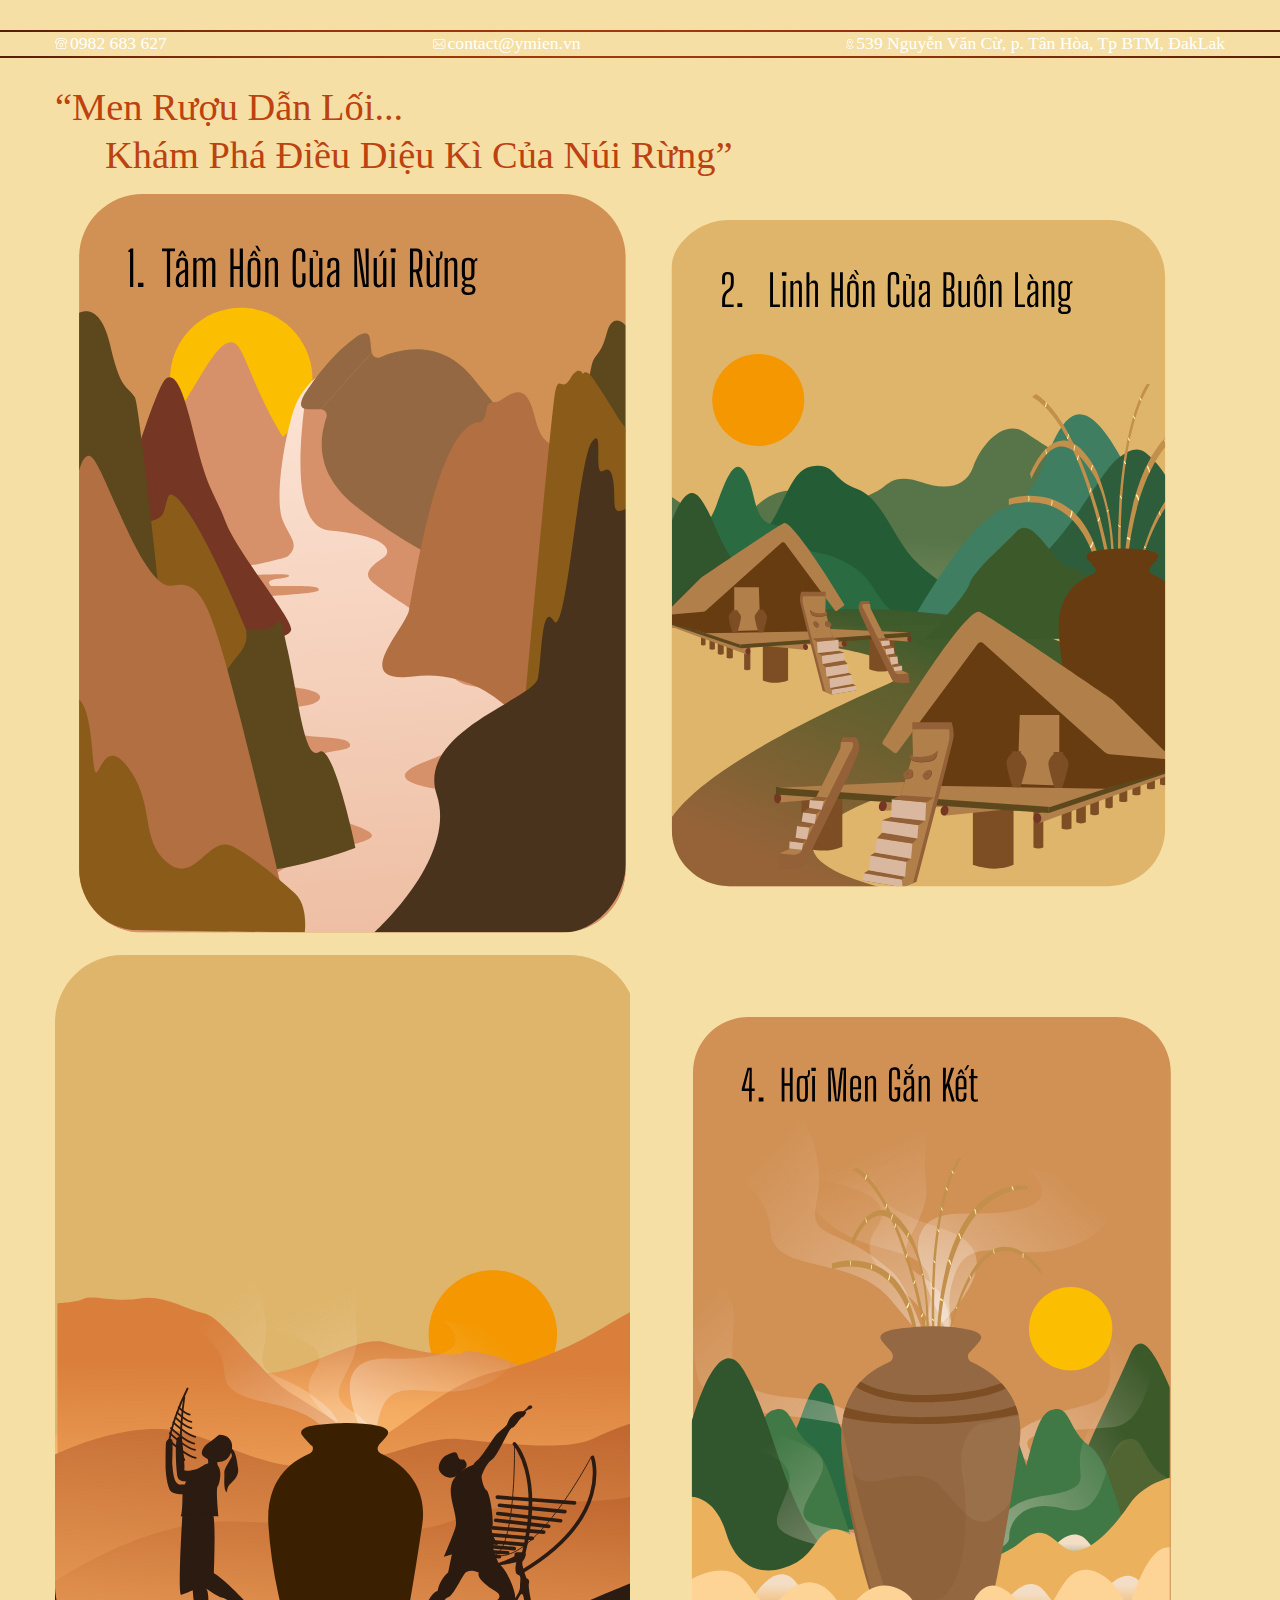
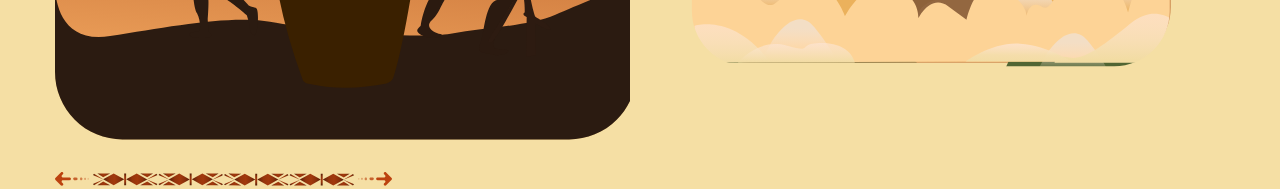
<file: asset/page/page1.html>
<!DOCTYPE html>
<html lang="en">
<head>
  <meta charset="UTF-8">
  <meta name="viewport" content="width=device-width, initial-scale=1.0">
  <!-- Style -->
  <link rel="stylesheet" href="../css/style.css">
   <link rel="stylesheet" href="../css/responsive.css">
  <!-- Reset -->
   <link rel="stylesheet" href="../css/reset.css">
  <title>Page 1</title>
</head>
<body style=" background: rgba(245, 223, 164, 1);">
  <header class="page__one">
    <div class="main__menu">
   <div class="container">
        <nav class="nav">
         <ul class="nav__item">
           <!-- Item1 -->
           <li class="nav__list">
             <a href="#!" class="nav__link">
               <img src="../img/phone.svg" alt="" class="nav__img">
               <p class="nav__desc">0982 683 627</p>
             </a>
           </li>
           <!-- Item2 -->
           <li class="nav__list">
             <a href="#!" class="nav__link">
               <img src="../img/thu.png" alt="" class="nav__img">
               <p class="nav__desc">contact@ymien.vn</p>
             </a>
           </li>
           <!-- Item3 -->
           <li class="nav__list">
             <a href="#!" class="nav__link">
               <img src="../img/diachi.svg" alt="" class="nav__img">
               <p class="nav__desc">539 Nguyễn Văn Cừ, p. Tân Hòa, Tp BTM, ĐakLak</p>
             </a>
           </li>
         </ul>
        </nav>
   </div>
 </div>
</header>
  <main>
    <div class="container">
      <div class="page__one-heading">
        <h3 class="page__one-text">“Men Rượu Dẫn Lối...</h3>
        <h3 class="page__one-text kc"> Khám Phá Điều Diệu Kì Của Núi Rừng”</h3>
      </div>
    </div>
    
    <div class="container">
      <div class="feature__media">
        <figure class="feature__images">
          <img src="../img/anhpage1.svg" alt="" class="feature__img ">
          <img src="../img/anhpage2.svg" alt="" class="feature__img feature__img-down">
          <img src="../img/anhpage3.svg" alt="" class="feature__img">
          <img src="../img/anhpage4.svg" alt="" class="feature__img feature__img-down">
        </figure>
      </div>
    </div>
  </main>
  <!-- ...existing content of page1.html... -->
   <footer class="footer__page-one">
    
    <div class="container">
         <div class="footer__box">
               <a href="/index.html"><img src="../img/btntrai.png" class="btn-link" alt=""></a>
                <img src="../img/Group 21.svg" alt="">
                <a href="../page/page2.html"><img src="../img/btnphai.svg" class="btn-link" alt=""></a>
            
         </div>
    </div>
    
   </footer>
</body>
</html>
</file>
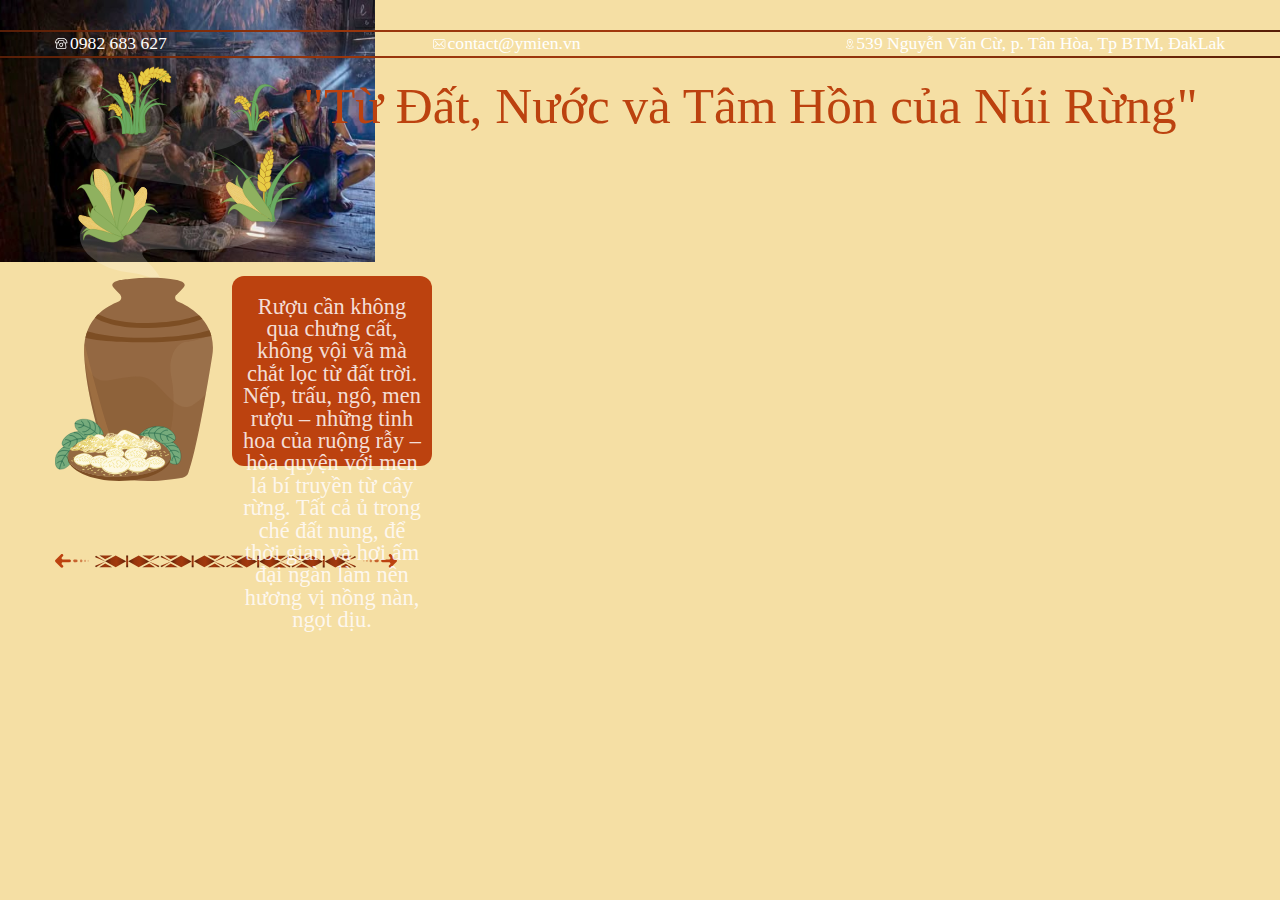
<file: asset/page/page2.html>
<!DOCTYPE html>
<html lang="en">
<head>
  <meta charset="UTF-8">
  <meta name="viewport" content="width=device-width, initial-scale=1.0">
  <!-- Style -->
   <link rel="stylesheet" href="../css/style.css">
   <link rel="stylesheet" href="../css/responsive.css">
  <!-- Reset -->
  <link rel="stylesheet" href="../css/reset.css">
  <title>Page 2</title>
</head>
<body style="  background: rgba(245, 223, 164, 1); font-size: 1.6rem;">
  <header class="page__one">
    <div class="main__menu">
   <div class="container">
        <nav class="nav">
         <ul class="nav__item">
           <!-- Item1 -->
           <li class="nav__list">
             <a href="#!" class="nav__link">
               <img src="../img/phone.svg" alt="" class="nav__img">
               <p class="nav__desc">0982 683 627</p>
             </a>
           </li>
           <!-- Item2 -->
           <li class="nav__list">
             <a href="#!" class="nav__link">
               <img src="../img/thu.png" alt="" class="nav__img">
               <p class="nav__desc">contact@ymien.vn</p>
             </a>
           </li>
           <!-- Item3 -->
           <li class="nav__list">
             <a href="#!" class="nav__link">
               <img src="../img/diachi.svg" alt="" class="nav__img">
               <p class="nav__desc">539 Nguyễn Văn Cừ, p. Tân Hòa, Tp BTM, ĐakLak</p>
             </a>
           </li>
         </ul>
        </nav>
   </div>
 </div>
</header>
 
   <figure>
      <div class="container">
        <section class="box__media">
        <div class="hero__media">
          <img src="../img/page__2.svg" alt="" class="img">
        </div>
        </section>
      </div>
   </figure>
  
   
  <main>
    
    <div class="container">
      <div class="row">
        <figure>
          <img src="../img/ruou.svg" alt="" class="row__img">
        </figure>
      
      <div class="content__box">
        <div class="heading__inner">
        <h3 class="content__heading">"Từ Đất, Nước và Tâm Hồn của Núi Rừng"</h3>
        </div>
        <div class="content__inner">
        <p class="content__desc">Rượu cần không qua chưng cất, không vội vã mà chắt lọc từ đất trời. Nếp, trấu, ngô, men rượu  –  những tinh hoa của ruộng rẫy – hòa quyện với men lá bí truyền từ cây rừng. Tất cả ủ trong ché đất nung, để thời gian và hơi ấm đại ngàn làm nên hương vị nồng nàn, ngọt dịu.</p>
      </div>
      </div>
    </div>
  </div>
    
  </main>

  <footer class="footer__page-one">
    <div class="container">
      <div class="footer__box">
        <a href="../page/page1.html" ><img src="../img/btntrai.png" class="btn-link" alt=""></a>
        <img src="../img/Group 21.svg" alt="">
        <a href="../page3/page3.html"><img src="../img/btnphai.svg" class="btn-linklink" alt=""></a>
      </div>
    </div>
  </footer>
</body>
</html>
</file>
<file: asset/css/style.css>
*{
    box-sizing: border-box;
}
html {
    font-size: 62.5%;

}
h1 {
    font-family: "Amarante", serif;
}
h2, h3, h4, h5, h6{
    font-family: "Big Shoulders", sans-serif;
}
body {
    font-size: 1.6rem;
    font-family: "Big Shoulders", sans-serif;
}
input, textarea, select, button {
    font-family: inherit;
    font-size: inherit;
} 
/* Dung chung */
.container {
   width: 1170px;
   max-width: calc(100% - 48px);
   margin: 0 auto;
}
a {
    text-decoration: none;
    color: inherit;
}
        /* header */
.header {
    display: flex;
    justify-content: center;
    align-items: center;
    position: relative;
}
.header__inner{
    display: flex;
    justify-content: center;
    align-items: center;
   
}.header__img{
    width: 114%;
}
.section {
    display: flex;
    justify-content: center;
    align-items: center;
    position: absolute;
    top: 75%;
    left: 50%;
    transform: translate(-50%, -50%); /* Center the section */
}
.decor{
    padding-top: 10px;
}
.section__heading{
    font-family: Amarante;
    font-weight: 400;
    font-size:3.2rem;
    line-height: 1;
    text-align: center;
    background: linear-gradient(to bottom, #E55C27, #89300B, #040404);
    -webkit-background-clip: text;
-webkit-text-fill-color: transparent;
padding-top:10px;
}
.box {
    border-radius: 20px;
    background:rgba(245, 223, 164, 0.85);
    margin: 0 auto; /* Center the box */
    position: absolute;
    top: 90%;
    left: 50%;
    transform: translate(-50%, -50%); /* Center the box */
    text-align: center; /* Ensure text is centered */
}
.box__heading {
    font-weight: 300;
    font-size: 1.1rem ;
    line-height: 1.19;
    letter-spacing: 1;
    text-align: center;
    margin: 16px;
    color: #fff;
}

.box__desc {
    font-weight: 300;
    font-size: 0.9rem;
    line-height: 1.19;
    margin: 16px;
    color: #fff;
}
/* footer */
.main__menu {
    position: relative;
    padding: 5px 0;
}

.main__menu::before,
.main__menu::after {
    content: '';
    position: absolute;
    left: 0;
    right: 0;
    height: 2px;
    background: linear-gradient(to right, #561E07, #96350C, #A2390D, #89300B, #561E07);
}

.main__menu::before {
    top: 0;
}

.main__menu::after {
    bottom: 0;
}

/* .footer .navbar__list {
  display: flex;
  justify-content: space-between;
  align-items: center;
} */

/* .footer .navbar__item {
  display: flex;
  align-items: center;
} */

/* .footer .navbar__icon {
  margin-right: 8px;
} */

.navbar{
    padding-left: 4px;
}

.navbar__icon{
    font-size: 1.1rem;
}
.navbar__link{
    font-weight: 400;
    font-size: 1.1rem;
    line-height: 1;
    color: hsla(0, 0%, 100%, 0.921);    
}
/* .navbar__link{
    padding: 8px;
} */
.btn__right{
    padding: 8px;
}

/* Navbar */
.nav__item{
    display: flex;
    justify-content: space-between;
}
.nav__link{
    display: flex;
    justify-content: center;
    align-items: center;
}
.navbar__list{
    padding: 5px;
}
.page__one{
    padding: 30px 0 10px;
}
.nav__desc {
    font-weight: 400;
    font-size: 1.1rem;
    line-height: 1;
    color: #FFFFFF;    
    margin-left: 2px;
}
/* Trang 1 */
.page__one-heading {
    padding: 20px 0;
}
.page__one-text{
    color: #BC420F;
    font-weight: 400;
    font-size: 2.4rem;
    line-height: 1;
    
}
.kc {
    margin-left: 50px;
    margin-top:10px;
}
.feature__images {
    display: grid;
    grid-template-columns: repeat(2, 1fr);
    gap: 20px;
    justify-items: center;
    align-items: center;
   
}
.footer__box{
    margin-top: 30px;
}

.feature__img {
    width: 100%;
    height: auto;
    border-radius: 10px;
}
/* trang 2*/
.content{
    display: flex;
}
.content__heading{
    font-weight: 500;
    font-size: 3.2rem;
    line-height: 1.5;
    text-align: center;
    color:#BC420F;    
    margin-bottom: 50px;
}
/* row */
.row {
    display: flex;
}
.content__box{
    position: relative;
}
.content__inner{
    background: rgba(188, 66, 15, 1);
    border-radius: 12px;
    position:absolute;
    top: 208px ;
    left: -71px;
    width:200px;
    height: 190px;  
}
.content__desc {
    font-weight: 300;
    font-size: 1.4rem;
    line-height: 1;
    text-align: center;
    color: #FFFCFCD9;    
    padding: 20px 8px;
}
.hero__content {
    padding-top: 34px;
    margin-left:-10px;
}
.section__hero {
 position: relative;
 top:-66px;
}
.img {
   
    object-fit: cover; /* Ensures the image covers the screen without distortion */
    position: absolute; /* Position the image to cover the screen */
    top: 0;
    left: 0;
    z-index: -2;
}
.row__img{
 top: -32px;
 position: relative;
}
/* Trang 3 */

.media__page3 {
    width: 190px;
    height: 338px;
    margin-top: 20px;
}
.img__page3 {
    border-radius: 20px;
}
</file>
<file: asset/css/responsive.css>
/* Responsive styles for mobile devices */
@media (max-width: 768px) {
    .header__inner {
        flex-direction: column;
    }

    .section {
        top: 50%;
        left: 50%;
        transform: translate(-50%, -50%);
        margin-top: 10px; /* Adjust margin for better spacing */
    }

    .box {
        top: 70%;
        left: 50%;
        transform: translate(-50%, -50%);
        margin-top: 10px; /* Adjust margin for better spacing */
        padding: 10px; /* Adjust padding for better fit */
    }

    .footer .navbar__list {
        align-items: center;
    }

    .footer .navbar__link {
        margin-bottom: 10px;
    }

    .img {
        width: 100vw;
        height: 100vh;
        object-fit: cover;
        position: absolute;
        top: 0;
        left: 0;
    }

    .content__box {
        margin: 0; /* Loại bỏ margin */
        padding: 0; /* Loại bỏ padding */
    }

    .content__inner {
        top: auto; /* Đặt lại vị trí */
        left: auto;
        margin: 20px auto; /* Căn giữa trên mobile */
        width: 90%; /* Chiều rộng 90% màn hình */
    }

    .content__desc {
        font-size: 1.2rem; /* Giảm kích thước chữ */
        line-height: 1.4; /* Điều chỉnh khoảng cách dòng */
    }
}

@media (max-width: 480px) {

    .header__inner {
        flex-direction: column;
        /* z-index: -1; */
    }

    .section {
        top: 62%;
        transform: translate(-50%, -50%);
        margin-top: 10px;
        min-width: 371px;
    }
    .section__heading {
        font-size: 2.2rem;
    }
    .box {
        top: 73%;
        padding: 5px; /* Reduce padding */
        min-width: 373px;
        min-height: 120px;
    }
    .box__heading {
        font-size: 1rem;
    }
    .box__desc {
        font-size: 0.7rem !important;
    
    }
    .footer {
        padding-top: 10px;
    }
    
    .btn__link {
        padding: 10px;
    }
    .btn__right {
        padding: 8px;
    }
    /* .navbar__item {
        text-align: center;
        display: inline-flex;
        align-items: end;
    } */
    .header__img {
        position: relative;
        top: -102px;
        z-index: -2;
    }

    .page__one {
        padding: 10px 0;
        
    }

    .nav {
        display: flex;
        justify-content: center;
        align-items: center;
        flex-direction: column;
    }

    .nav__item {
        display: flex;
        flex-direction: row;
        justify-content: space-between;
        align-items: center;
        gap: 10px; /* Adjust spacing between items */
        flex-wrap: nowrap; /* Prevent wrapping */
    }

    .nav__list {
        display: flex;
        align-items: center;
        gap: 5px;
        white-space: nowrap; /* Prevent text wrapping */
    }

    .nav__img {
        width: 10px;
        height: 10px;
    }

    .nav__desc {
        font-size: 0.5rem !important;
        color: #fff;
        text-align: center;
        margin-left:5px
    }
/* Trang 1 */
.page__one-heading {
    padding: 5px 0;
    
}

.page__one-text {
    font-size: 1.3rem !important;
}

.kc {
    margin-left: 10px;
    white-space: nowrap;
}

.feature__images {
    gap: 5px;
}

.feature__img-down {
position: relative;
bottom: -32px;
}
.feature__img {
    width: 100%;
    height: auto;
}
.navbar__link_page {
    font-size: 0.8rem;
    padding-top: -2px;
}
.img__page2 {
    position: relative;
    top: -100px;
    z-index: -2;
    width:110%;
}
.decs__content{
    font-size: 1rem !important;
    line-height: 1.5 !important;
}
.footer__box{
    text-align:center;
}
.media__page3{
    width: 100%;
    height: auto;
    margin-top: 10px;
}
.img__page3{
    width: 200%;
    height: auto;
}
.footer__page-one{
    padding-top: 12px;
}
  /* Trang 2*/

  .img {
    width: 100%;
    height: auto;
}
.hero__media {
    width: 100%;
    height: 262px;
}
.hero {
    flex-direction: column;
    align-items: center;
}
.hero__content {
    margin-left: 0;
    padding-top: 20px;
}
.hero__heading {
    font-size: 2.4rem;
    margin-bottom: 30px;
}
/* .content__inner {
    width: 100%;
    height: auto;
    right: 0;
    margin: 0 auto;
} */
.decs__content {
    font-size: 1.2rem;
    padding: 15px;
}
.content__heading{
    font-size: 2.4rem !important;
        width: 102px;
        height: 239px;
}
.content__box {
    padding: 5px 0 !important;
}
.content__desc{
    font-size: 1.2rem !important;
}
}
</file>
